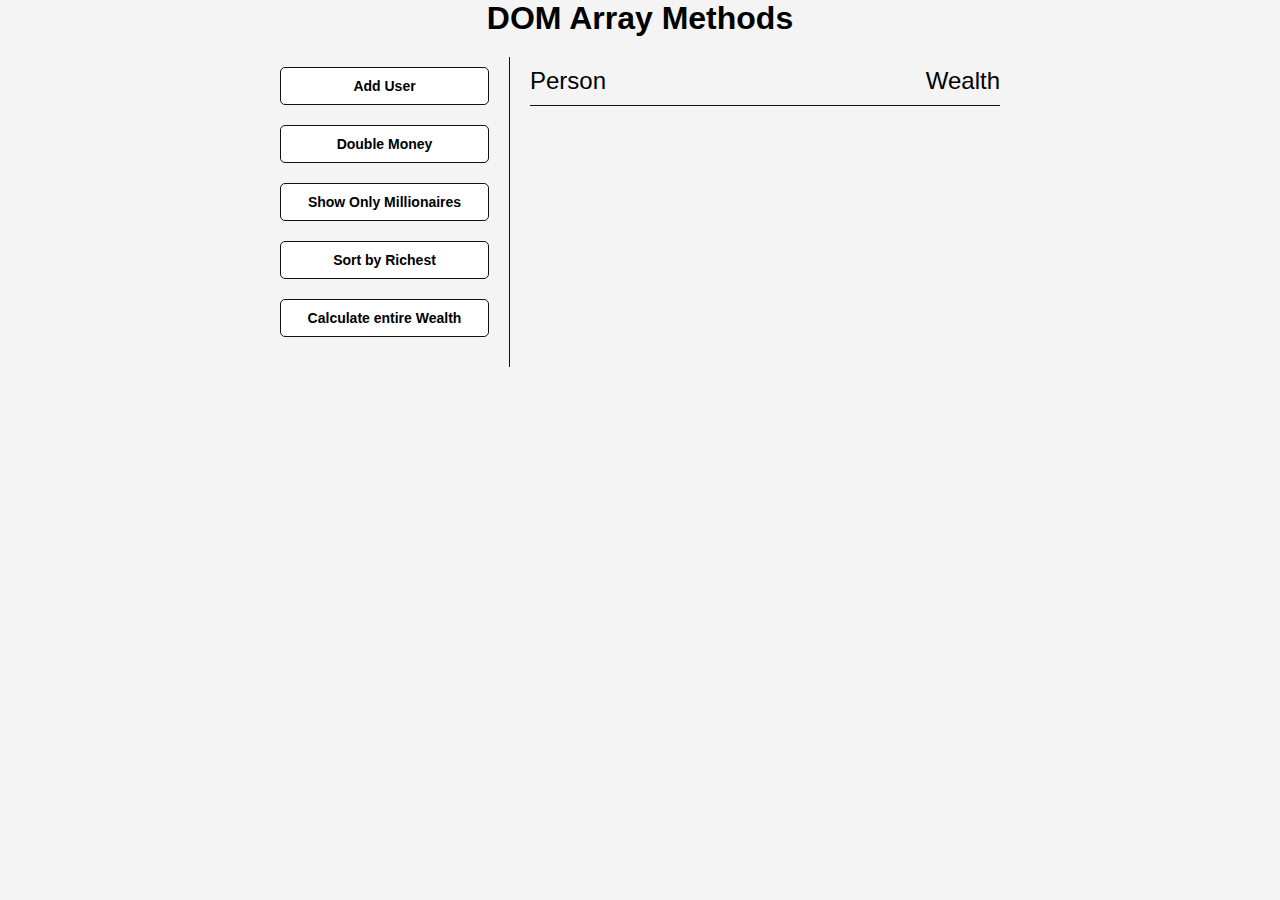
<file: dom-array-methods/index.html>
<!DOCTYPE html>
<html lang="en">
<head>
    <meta charset="UTF-8">
    <meta http-equiv="X-UA-Compatible" content="IE=edge">
    <meta name="viewport" content="width=device-width, initial-scale=1.0">
    <link rel="stylesheet" href="style.css">
    <title>Dom Array Methods</title>
</head>
<body>
    <h1>DOM Array Methods</h1>

    <div class="container">
        <aside>
            <button id="add-user">Add User</button>
            <button id="double">Double Money</button>
            <button id="show-millionaires">Show Only Millionaires</button>
            <button id="sort">Sort by Richest</button>
            <button id="calculate-wealth">Calculate entire Wealth</button>
        </aside>

        <main id="main">
            <h2><strong>Person</strong> Wealth</h2>
        </main>
    </div>

    <script src="script.js"></script>
</body>
</html>
</file>
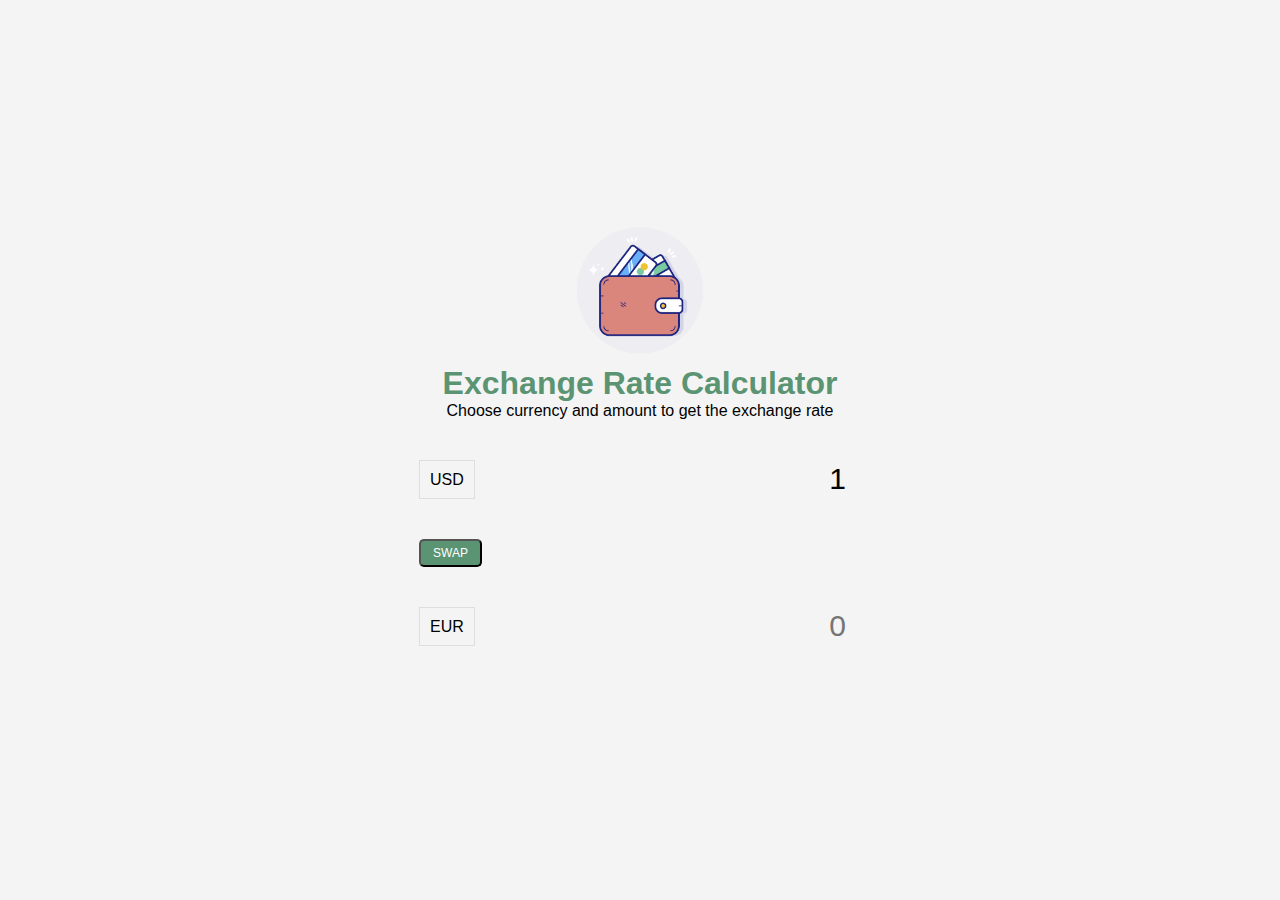
<file: exchange-rate/index.html>
<!DOCTYPE html>
<html lang="en">
  <head>
    <meta charset="UTF-8" />
    <meta http-equiv="X-UA-Compatible" content="IE=edge" />
    <meta name="viewport" content="width=device-width, initial-scale=1.0" />
    <link rel="stylesheet" href="style.css" />
    <title>24 Exchange</title>
  </head>
  <body>

    <img src="./img/money.png" alt="logo" class="money-img" />
    <h1>Exchange Rate Calculator</h1>
    <p>Choose currency and amount to get the exchange rate</p>

    <div class="container">
        <div class="currency">
            <select id="currency-one">
                <option value="USD" selected>USD</option>
            </select>
            <input type="number" id="amount-one" placeholder="0" value="1">
        </div>

        <div class="swap-rate-container">
            <button class="btn" id="swap">SWAP</button>
            <div class="rate" id="rate"></div>
        </div>

        <div class="currency">
            <select id="currency-two">
                <option value="EUR" selected>EUR</option>
            </select>
            <input type="number" id="amount-two" placeholder="0" >
        </div>
    </div>

    <script src="script.js"></script>
  </body>
</html>
</file>
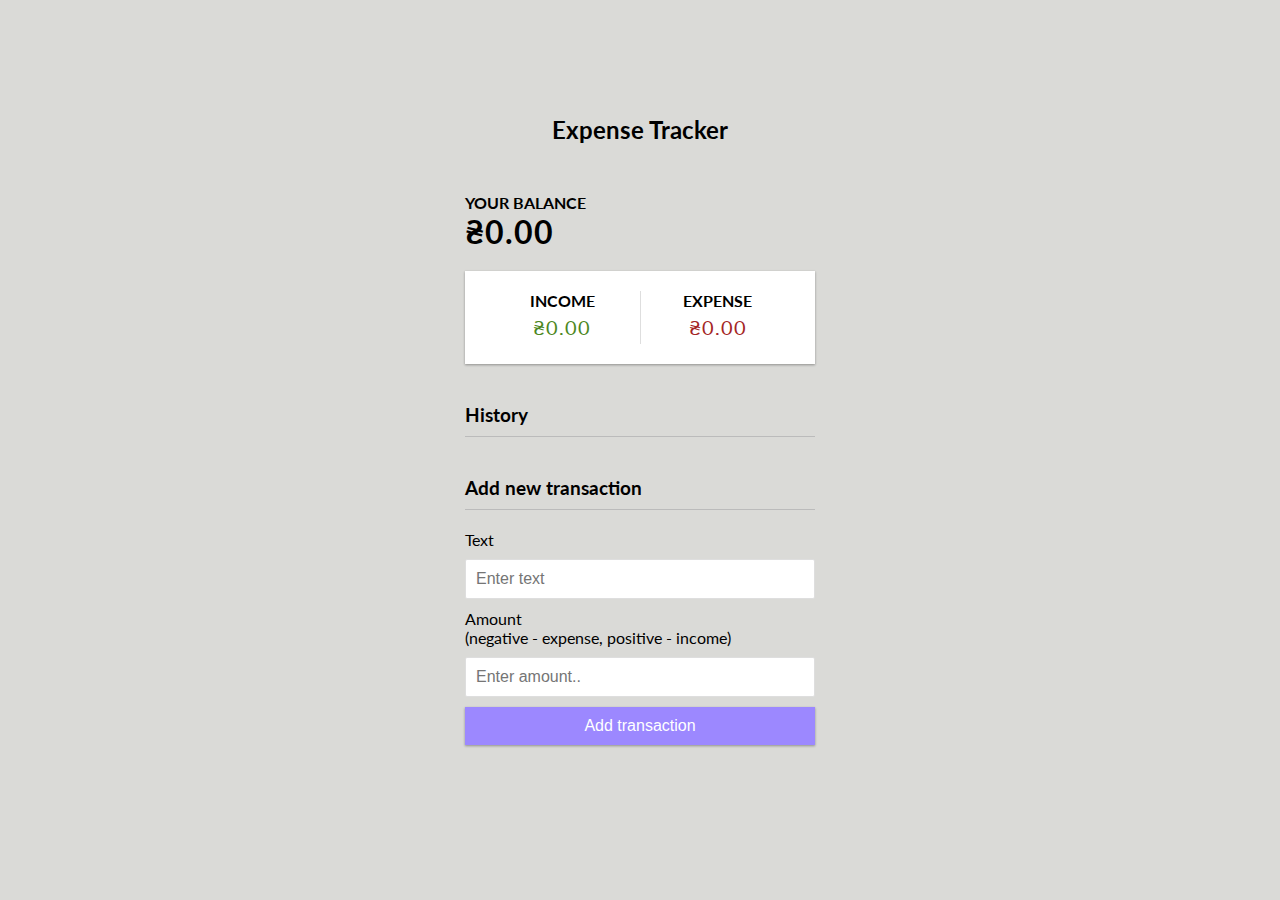
<file: expense-tracker/index.html>
<!DOCTYPE html>
<html lang="en">
<head>
    <meta charset="UTF-8">
    <meta http-equiv="X-UA-Compatible" content="IE=edge">
    <meta name="viewport" content="width=device-width, initial-scale=1.0">
    <link rel="stylesheet" href="style.css">
    <title>Document</title>
</head>
<body>
    <h2>Expense Tracker</h2>

    <div class="container">
        <h4>Your Balance</h4>
        <h1 id="balance">₴0.00</h1>

        <div class="inc-exp-container">
            <div>
                <h4>Income</h4>
                <p id="money-plus" class="money plus">+₴0.00</p>
            </div>
            <div>
                <h4>Expense</h4>
                <p id="money-minus" class="money minus">-₴0.00</p>
            </div>
        </div>

        <h3>History</h3>
        <ul id="list" class="list">
            <!-- <li class="minus">Cash <span>-₴400</span> <button class="delete-btn">x</button> </li> -->
        </ul>

        <h3>Add new transaction</h3>
        <form id="form">
            <div class="form-control">
                <label for="text">Text</label>
                <input type="text" id="text" placeholder="Enter text">
            </div>
            <div class="form-control">
                <label for="amount">Amount <br>(negative - expense, positive - income)</label>
                <input type="number" id="amount" placeholder="Enter amount..">
            </div>
            <button class="btn">Add transaction</button>
        </form>

    </div>

    <script src="script.js"></script> 
</body>
</html>
</file>
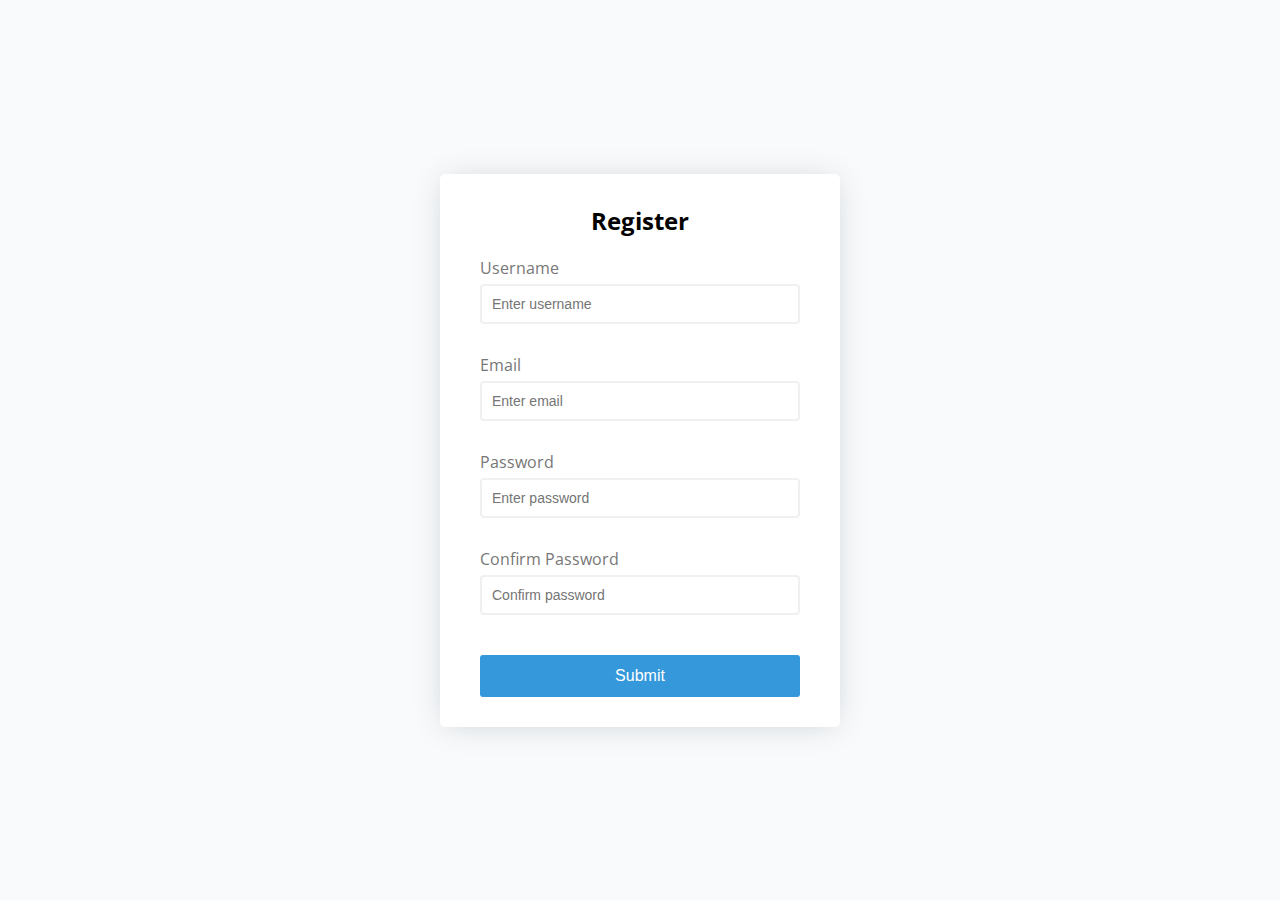
<file: form-validator/index.html>
<!DOCTYPE html>
<html lang="en">
<head>
    <meta charset="UTF-8">
    <meta http-equiv="X-UA-Compatible" content="IE=edge">
    <meta name="viewport" content="width=device-width, initial-scale=1.0">
    <link rel="stylesheet" href="style.css">
    <title>Form Validator</title>
</head>
<body>
    <div class="container">
        <form id="form" class="form">
            <h2>Register</h2>
            <div class="form-control">
                <label for="username">Username</label>
                <input type="text" id="username" placeholder="Enter username">
                <small>Error message</small>
            </div>
            <div class="form-control">
                <label for="email">Email</label>
                <input type="text" id="email" placeholder="Enter email">
                <small>Error message</small>
            </div>
            <div class="form-control">
                <label for="password">Password</label>
                <input type="password" id="password" placeholder="Enter password">
                <small>Error message</small>
            </div>
            <div class="form-control">
                <label for="confirm-password">Confirm Password</label>
                <input type="password" id="confirm-password" placeholder="Confirm password">
                <small>Error message</small>
            </div>
            <button>Submit</button>
        </form>
    </div>
    

    <script src="script.js"></script>
</body>
</html>
</file>
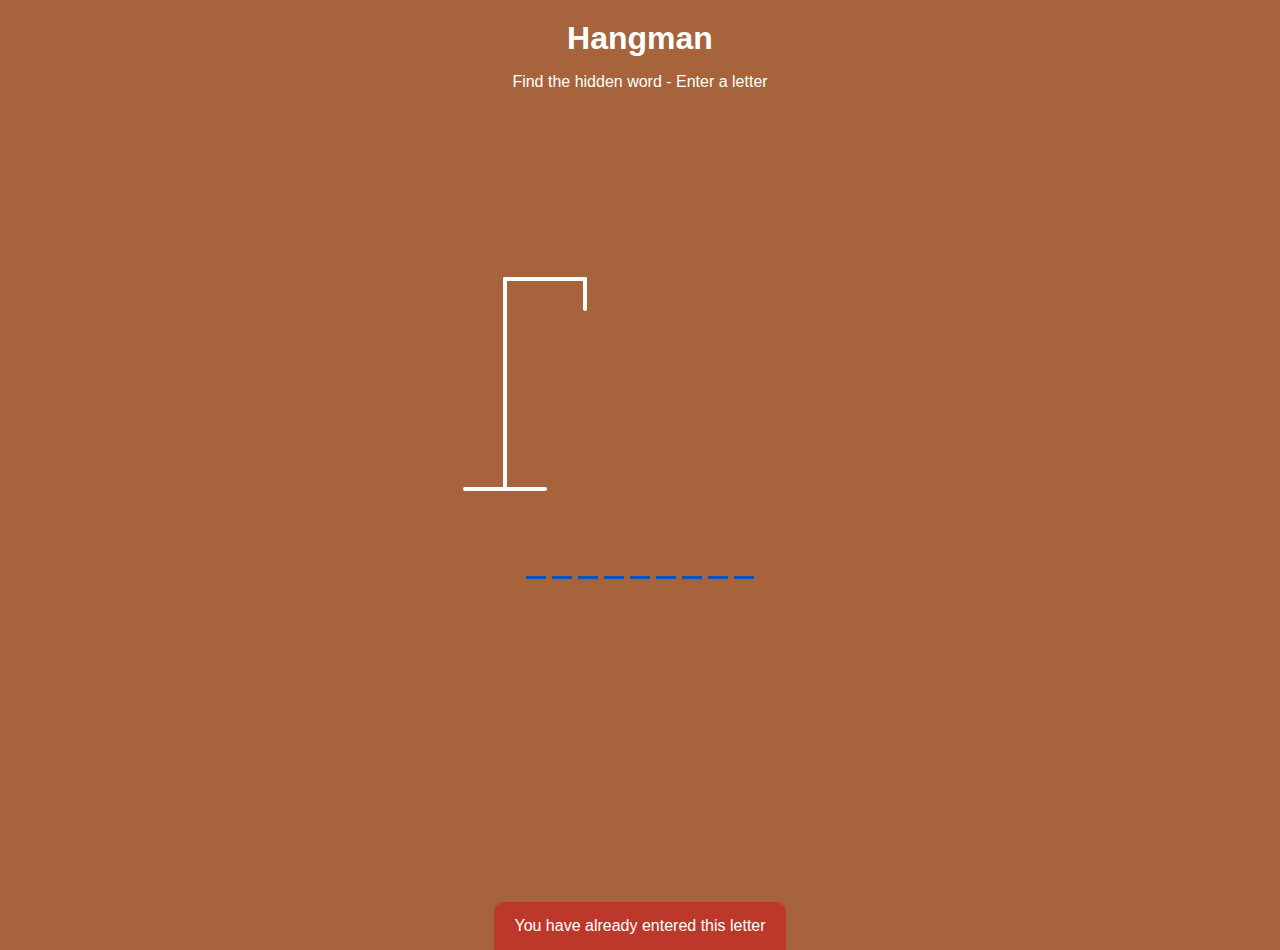
<file: hangman/index.html>
<!DOCTYPE html>
<html lang="en">
<head>
    <meta charset="UTF-8">
    <meta http-equiv="X-UA-Compatible" content="IE=edge">
    <meta name="viewport" content="width=device-width, initial-scale=1.0">
    <link rel="stylesheet" href="style.css">
    <title>Hangman</title>
</head>
<body>
    <h1>Hangman</h1>
    <p>Find the hidden word - Enter a letter</p>
    <div class="game-container">
        <svg height="250" width="200" class="figure-container">
            <!-- rod -->
            <line x1="60" y1="20" x2="140" y2="20"/>
            <line x1="140" y1="20" x2="140" y2="50"/>
            <line x1="60" y1="20" x2="60" y2="230"/>
            <line x1="20" y1="230" x2="100" y2="230"/>
            <!-- head -->
            <circle cx="140" cy="70" r="20" class="figure-part" />
            <!-- body -->
            <line x1="140" y1="90" x2="140" y2="150" class="figure-part"/>
            <!-- arms -->
            <line x1="140" y1="120" x2="120" y2="100" class="figure-part"/>
            <line x1="140" y1="120" x2="160" y2="100" class="figure-part"/>
            <!-- legs -->
            <line x1="140" y1="150" x2="120" y2="180" class="figure-part"/>
            <line x1="140" y1="150" x2="160" y2="180" class="figure-part"/>
        </svg>

        <div class="wrong-letters-container">
            <div id="wrong-letters"></div>
        </div>
        <div class="word" id="word"></div>
    </div>

    <div class="popup-container" id="popup-container">
        <div class="popup">
            <h2 id="final-message">You Have Won!</h2>
            <button id="play-button">Play Again</button>
        </div>
    </div>

    <div class="notification-container" id="notification-container">
        <p>You have already entered this letter</p>
    </div>

    <script src="script.js"></script>
</body>
</html>
</file>
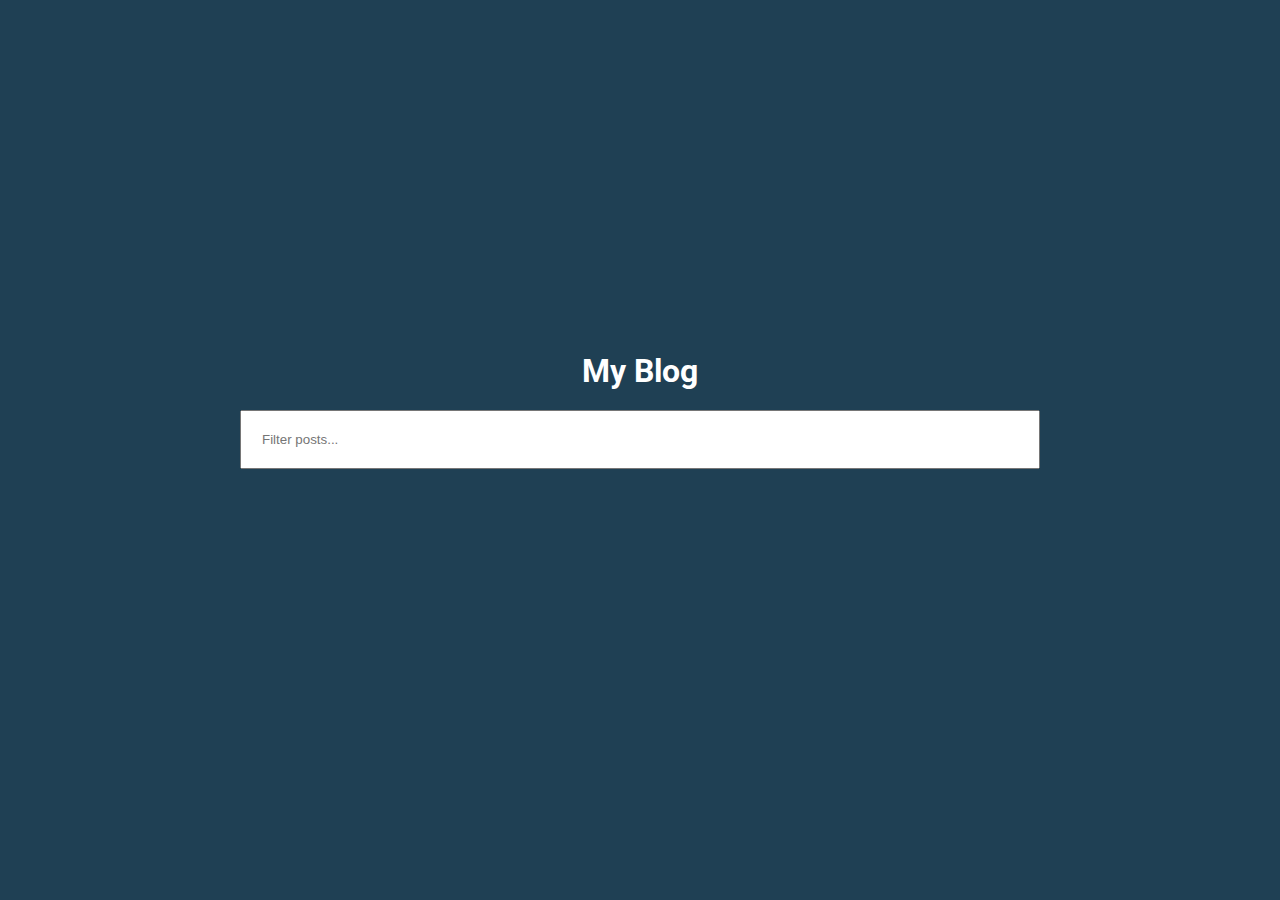
<file: infinite-scroll/index.html>
<!DOCTYPE html>
<html lang="en">
<head>
    <meta charset="UTF-8">
    <meta http-equiv="X-UA-Compatible" content="IE=edge">
    <meta name="viewport" content="width=device-width, initial-scale=1.0">
    <link rel="stylesheet" href="style.css">
    <title>Infinite Scroll</title>
</head>
<body>
    <h1>My Blog</h1>

    <div class="filter-container">
        <input type="text" class="filter" id="filter" placeholder="Filter posts...">
    </div>

    <div id="post-container">
    </div>

    <div class="loader">
        <div class="circle"></div>
        <div class="circle"></div>
        <div class="circle"></div>
    </div>

    <script src="script.js"></script>
</body>
</html>
</file>
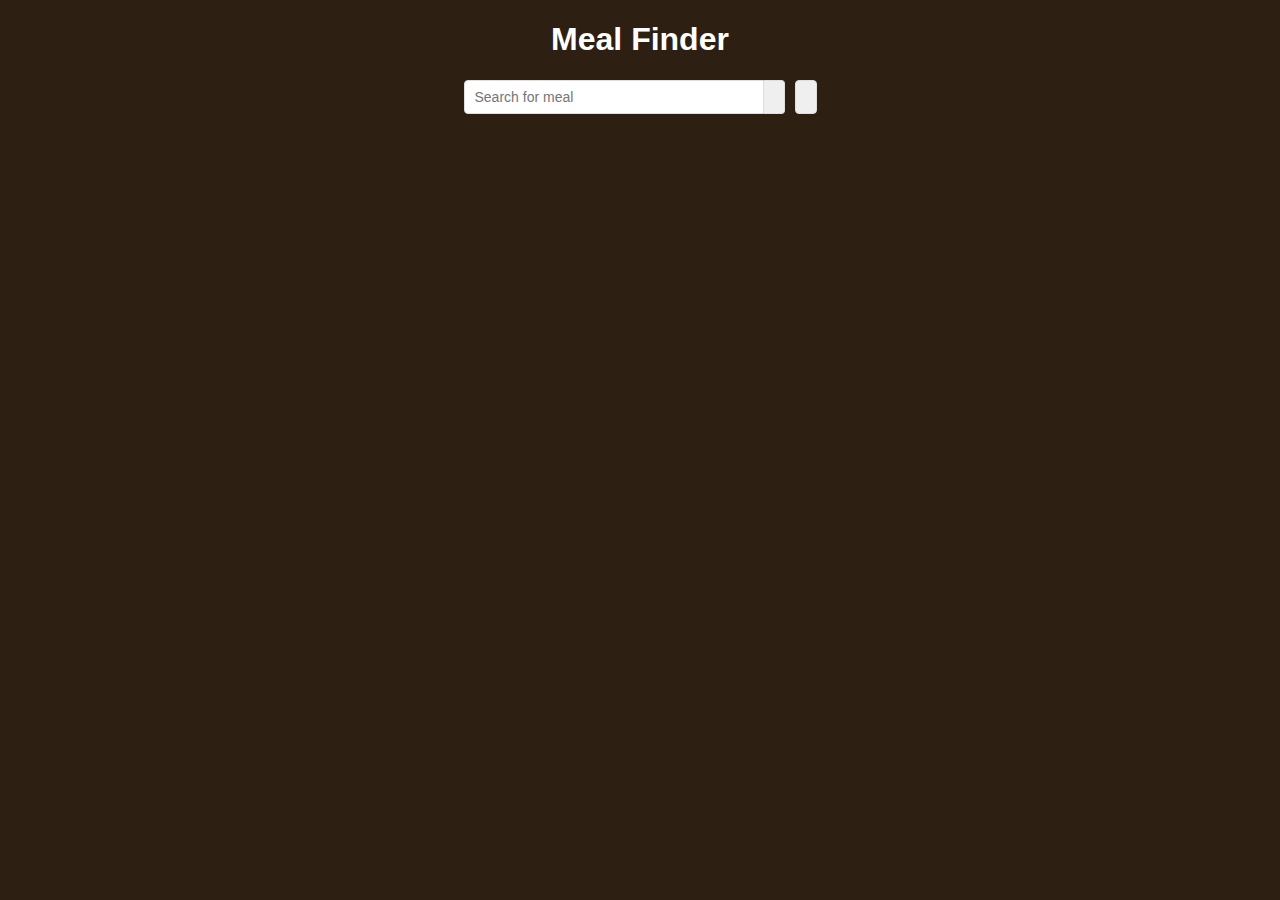
<file: meal-finder/index.html>
<!DOCTYPE html>
<html lang="en">
  <head>
    <meta charset="UTF-8" />
    <meta http-equiv="X-UA-Compatible" content="IE=edge" />
    <meta name="viewport" content="width=device-width, initial-scale=1.0" />
    <link
    <link rel="stylesheet" href="https://cdnjs.cloudflare.com/ajax/libs/font-awesome/6.0.0-beta3/css/all.min.css" integrity="sha512-Fo3rlrZj/k7ujTnHg4CGR2D7kSs0v4LLanw2qksYuRlEzO+tcaEPQogQ0KaoGN26/zrn20ImR1DfuLWnOo7aBA==" crossorigin="anonymous" referrerpolicy="no-referrer" />
    <link rel="stylesheet" href="style.css" />
    <title>Document</title>
  </head>
  <body>
    <div class="container">
        <h1>Meal Finder</h1>
        <div class="flex">
            <form class="flex" id="submit">
                <input type="text" id="search" placeholder="Search for meal">
                <button class="search-btn" type="submit" >
                    <i class="fas fa-search"></i>
                </button>
            </form>
            <button class="random-btn" id="random">
                <i class="fas fa-random"></i>
            </button>
        </div>

        <div id="result-heading"></div>
        <div id="meals" class="meals"></div>
        <div id="single-meal"></div>
    </div>

    <script src="script.js"></script>
  </body>
</html>
</file>
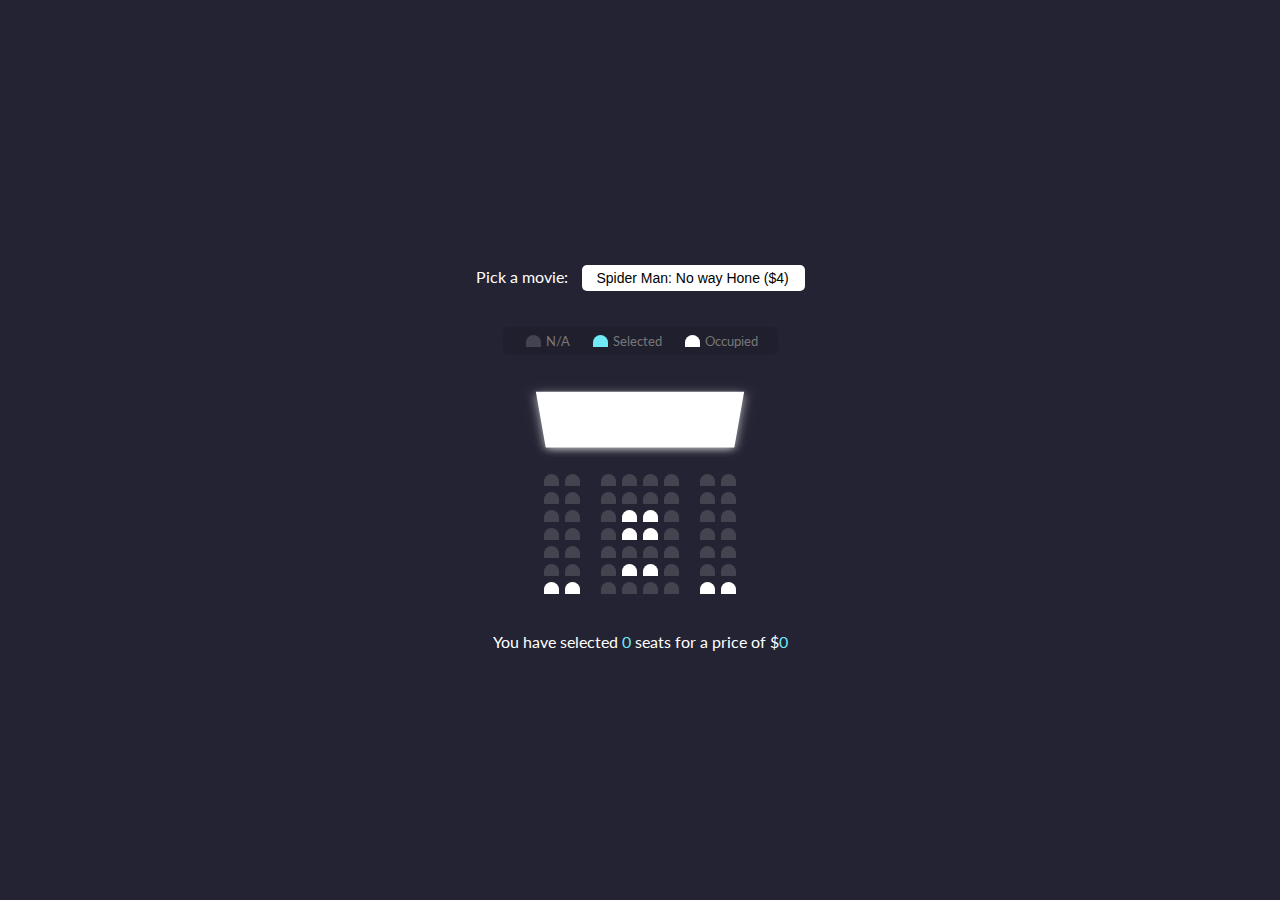
<file: movie-seat-booking/index.html>
<!DOCTYPE html>
<html lang="en">
<head>
    <meta charset="UTF-8">
    <meta http-equiv="X-UA-Compatible" content="IE=edge">
    <meta name="viewport" content="width=device-width, initial-scale=1.0">
    <link rel="stylesheet" href="style.css">
    <title>Movie seat booking</title>
</head>
<body>
    <div class="movie-container">
        <label>Pick a movie:</label>
        <select id="movie">
            <option value="4">Spider Man: No way Hone ($4)</option>
            <option value="6">The King's Man ($6)</option>
            <option value="8">The Matrix Resurrections ($8)</option>
            <option value="10">Sing 2 ($10)</option>
        </select>
    </div>

    <ul class="showcase">
        <li>
            <div class="seat"></div>
            <small>N/A</small>
        </li>
        <li>
            <div class="seat selected"></div>
            <small>Selected</small>
        </li>
        <li>
            <div class="seat occupied"></div>
            <small>Occupied</small>
        </li>
    </ul>

    <div class="container">
        <div class="screen"></div>

        <div class="row">
            <div class="seat"></div>
            <div class="seat"></div>
            <div class="seat"></div>
            <div class="seat"></div>
            <div class="seat"></div>
            <div class="seat"></div>
            <div class="seat"></div>
            <div class="seat"></div>
        </div>
        <div class="row">
            <div class="seat"></div>
            <div class="seat"></div>
            <div class="seat"></div>
            <div class="seat"></div>
            <div class="seat"></div>
            <div class="seat"></div>
            <div class="seat"></div>
            <div class="seat"></div>
        </div>
        <div class="row">
            <div class="seat"></div>
            <div class="seat"></div>
            <div class="seat"></div>
            <div class="seat occupied"></div>
            <div class="seat occupied"></div>
            <div class="seat"></div>
            <div class="seat"></div>
            <div class="seat"></div>
        </div>
        <div class="row">
            <div class="seat"></div>
            <div class="seat"></div>
            <div class="seat"></div>
            <div class="seat occupied"></div>
            <div class="seat occupied"></div>
            <div class="seat"></div>
            <div class="seat"></div>
            <div class="seat"></div>
        </div>
        <div class="row">
            <div class="seat"></div>
            <div class="seat"></div>
            <div class="seat"></div>
            <div class="seat"></div>
            <div class="seat"></div>
            <div class="seat"></div>
            <div class="seat"></div>
            <div class="seat"></div>
        </div>
        <div class="row">
            <div class="seat"></div>
            <div class="seat"></div>
            <div class="seat"></div>
            <div class="seat occupied"></div>
            <div class="seat occupied"></div>
            <div class="seat"></div>
            <div class="seat"></div>
            <div class="seat"></div>
        </div>
        <div class="row">
            <div class="seat occupied"></div>
            <div class="seat occupied"></div>
            <div class="seat"></div>
            <div class="seat"></div>
            <div class="seat"></div>
            <div class="seat"></div>
            <div class="seat occupied"></div>
            <div class="seat occupied"></div>
        </div>
    </div>

    <p class="text">You have selected <span id="count">0</span> seats for a price of $<span id="total">0</span></p>

    <script src="script.js"></script>
</body>
</html>
</file>
<file: dom-array-methods/style.css>
* {
    box-sizing: border-box;
    margin: 0;
    padding: 0;
}

body {
    background: #f4f4f4;
    font-family: Arial, Helvetica, sans-serif;
    display: flex;
    flex-direction: column;
    align-items: center;
    height: 100vh;
}

.container {
    display: flex;
    padding: 20px;
    margin: 0 auto;
    max-width: 100%;
    width: 800px;
}

aside {
    padding: 10px 20px;
    width: 250px;
    border-right: 1px solid #111;
}

button {
    cursor: pointer;
    background-color: #fff;
    border: solid 1px #111;
    border-radius: 5px;
    display: block;
    width: 100%;
    padding: 10px;
    margin-bottom: 20px;
    font-weight: bold;
    font-size: 14px;
}

main {
    flex: 1;
    padding: 10px 20px;
}

h2 {
    border-bottom: 1px solid #111;
    padding-bottom: 10px;
    display: flex;
    justify-content: space-between;
    font-weight: 300;
    margin: 0 0 20px;
}
h3 {
    background-color: #fff;
    border-bottom: 1px solid #111;
    padding: 10px;
    display: flex;
    justify-content: space-between;
    font-weight: 300;
    margin: 20px 0 0;
}

.person {
    display: flex;
    justify-content: space-between;
    font-size: 20px;
    margin-bottom: 10px;
}
</file>
<file: exchange-rate/style.css>
:root {
    --prime-color: #5B9473;
}

* {
    box-sizing: border-box;
    font-family: Arial, Helvetica, sans-serif;
    margin: 0;
    padding: 0;
}

body {
    background-color: #f4f4f4;
    display: flex;
    justify-content: center;
    align-items: center;
    flex-direction: column;

    height: 100vh;
    padding: 20px;
}

h1 {
    color: var(--prime-color);
}

p {
    text-align: center;
}

.btn {
    color: #fff;
    background: var(--prime-color);
    cursor: pointer;
    border-radius: 5px;
    font-size: 12px;
    padding: 5px 12px;
}

.money-img {
    width: 150px;
}

.currency {
    padding: 40px 0;
    display: flex;
    align-items: center;
    justify-content: space-between;
}

.currency select {
    padding: 10px;
    -moz-appearance: none;
    -webkit-appearance: none;
    appearance: none;
    border: 1px solid #dedede;
    font-size: 16px;
    background: transparent;
}

.currency input {
    border: 0;
    background: transparent;
    font-size: 30px;
    text-align: right;
}

.swap-rate-container {
    display: flex;
    align-items: center;
    justify-content: space-between;
}

.rate {
    color: var(--prime-color);
    font-size: 14px;
    padding: 0 10px;
}

select:focus, input:focus, button:focus {
    outline: 0;
}

@media(max-width: 600px) {
    .currency input {
        width: 200px;
    }
}
</file>
<file: expense-tracker/style.css>
@import url('https://fonts.googleapis.com/css?family=Lato&display=swap');

:root {
    --box-shadow: 0 1px 3px rgba(0,0,0,0.12), 0 1px 2px rgba(0,0,0,0.24);
    --light-theme: #dadad7;
}

* {
    box-sizing: border-box;
}

body {
    font-family: 'Lato', sans-serif;
    margin: 0;
    display: flex;
    flex-direction: column;
    align-items: center;
    justify-content: center;
    min-height: 100vh;
    background-color: var(--light-theme);
}

.container {
    margin: 30px auto;
    width: 350px;
}

h1 {
    letter-spacing: 1px;
    margin: 0;
}

h3 {
    border-bottom: 1px solid #bbb;
    padding-bottom: 10px;
    margin: 40px 0 10px;
}

h4 {
    margin: 0;
    text-transform: uppercase;
}

.inc-exp-container {
    background-color: #fff;
    box-shadow: var(--box-shadow);
    padding: 20px;
    display: flex;
    justify-content: space-between;
    margin: 20px 0;
}

.inc-exp-container > div {
    flex: 1;
    text-align: center;
}

.inc-exp-container > div:first-of-type {
    border-right: 1px solid #dedede;
}

.money {
    font-size: 20px;
    letter-spacing: 1px;
    margin: 5px 0;
}

.money.plus {
    color: #4c8722;
}

.money.minus {
    color: #a42525;
}

label {
    display: inline-block;
    margin: 10px 0;
}

input[type="text"], input[type="number"] {
    border: 1px solid #dedede;
    border-radius: 2px;
    display: block;
    font-size: 16px;
    padding: 10px;
    width: 100%;
}

.btn {
    cursor: pointer;
    background-color: #9c88ff;
    box-shadow: var(--box-shadow);
    color: #fff;
    border: 0;
    display: block;
    font-size: 16px;
    margin: 10px 0 30px;
    padding: 10px;
    width: 100%;
}
.btn:focus, .delete-btn:focus {
    outline: none;
}

.list {
    list-style-type: none;
    padding: 0;
    margin-bottom: 40px;
}

.list li {
    background-color: #fff;
    box-shadow: var(--box-shadow);
    color: #333;
    display: flex;
    justify-content: space-between;
    position: relative;
    padding: 10px;
    margin: 10px 0;
}

.list li.plus {
    border-right: 5px solid #4c8722;
}

.list li.minus {
    border-right: 5px solid #a42525;
}

.delete-btn {
    cursor: pointer;
    background-color: #e74c3c;
    border: 0;
    color: #fff;
    font-size: 20px;
    line-height: 20px;
    padding: 2px 5px;
    position: absolute;
    top: 50%;
    left: 0;
    transform: translate(-100%, -50%);
    opacity: 0;
    transition: opacity 0.3s ease;
}

.list li:hover .delete-btn {
    opacity: 1;
}
</file>
<file: form-validator/style.css>
@import url('https://fonts.googleapis.com/css?family=Open+Sans&display=swap');

:root {
    --success-color: #2ecc71;
    --error-color: #e74c3c;
}

* {
    box-sizing: border-box;
    margin: 0;
    padding: 0;
}
h2 {
    text-align: center;
    margin: 0 0 20px;
}

body {
    background-color: #f9fafb;
    font-family: 'Open Sans', sans-serif;
    display: flex;
    align-items: center;
    justify-content: center;
    min-height: 100vh;
}

.container {
    background-color: #fff;
    border-radius: 5px;
    box-shadow: 0px 2px 29px -5px rgba(34, 60, 80, 0.21);
    width: 400px;
}



.form {
    padding: 30px 40px;
}

.form-control {
    margin-bottom: 10px;
    padding-bottom: 20px;
    position: relative;
}

.form-control label {
    color: #777;
    display: block;
    margin-bottom: 5px;
}

.form-control input {
    border: 2px solid #f0f0f0;
    border-radius: 4px;
    display: block;
    width: 100%;
    padding: 10px;
    font-size: 14px;
}

.form-control input:focus {
    outline: 0;
    border-color: #777;
}

.form-control.success input{
    border-color: var(--success-color);
}
.form-control.error input{
    border-color: var(--error-color);
}

.form-control small {
    color: var(--error-color);
    position: absolute;
    bottom: 0;
    left: 0;
    visibility: hidden;
}

.form-control.error small {
    visibility: visible;
}

.form button {
    cursor: pointer;
    background-color: #3498db;
    border: 2px solid #3498db;
    border-radius: 3px;
    color: #fff;
    display: block;
    font-size: 16px;
    padding: 10px;
    margin-top: 20px;
    width: 100%;
}
</file>
<file: hangman/style.css>
* {
    box-sizing: border-box;
}

body {
    background-color: #A6633C;
    color: #fff;
    font-family: Arial, Helvetica, sans-serif;
    display: flex;
    flex-direction: column;
    align-items: center;
    height: 80vh;
    margin: 0;
    overflow: hidden;
}

h1 {
    margin: 20px 0 0;
}

.game-container {
    padding: 20px 30px;
    position: relative;
    margin: auto;
    height: 350px;
    width: 450px;
}

.figure-container {
    fill: transparent;
    stroke: #fff;
    stroke-width: 4px;
    stroke-linecap: round;
}

.figure-part {
    display: none;
}

.wrong-letters-container {
    position: absolute;
    top: 20px;
    right: 20px;
    display: flex;
    flex-direction: column;
    text-align: right;
}

.wrong-letters-container p {
    margin: 0 0 5px;
}

.wrong-letters-container span {
    font-size: 24px;
}

.word {
    display: flex;
    position: absolute;
    bottom: 10px;
    left: 50%;
    transform: translateX(-50%)
}

.letter {
    border-bottom: 3px solid #0455BF;
    display: inline-flex;
    font-size: 30px;
    align-items: center;
    justify-content: center;
    margin: 0 3px;
    height: 50px;
    width: 20px;
}

.popup-container {
    background-color: rgba(0,0,0,0.3);
    position: fixed;
    top: 0;
    bottom: 0;
    left: 0;
    right: 0;
    /* display: flex; */
    display: none;
    align-items: center;
    justify-content: center;
}

.popup {
    background: #D9A404;
    border-radius: 5px;
    box-shadow: 0 15px 10px 3px rgba(0,0,0,0.3);
    padding: 20px;
    text-align: center;
}

.popup button {
    cursor: pointer;
    background-color: #fff;
    color: #09A603;
    border: none;
    margin-top: 20px;
    padding: 12px 20px;
    font-size: 16px;
}

.popup button:active {
    transform: scale(0.98);
}
.popup button:focus {
    outline: 0;
}

.notification-container {
    background-color: #d9041676;
    border-radius: 10px 10px 0 0;
    padding: 15px 20px;
    position: absolute;
    bottom: -50px;
    transition: transform 0.3s ease-in-out;
}

.notification-container p {
    margin: 0;
}

.notification-container.show {
    transform: translateY(-50px);
}
</file>
<file: infinite-scroll/style.css>
@import url('https://fonts.googleapis.com/css?family=Roboto&display=swap');

* {
    box-sizing: border-box;
}

body {
    background-color: #1f4054;
    color: #fff;

    font-family: 'Roboto', sans-serif;

    display: flex;
    align-items: center;
    justify-content: center;
    flex-direction: column;

    min-height: 100vh;
    margin: 0;
    padding-bottom: 100px;
}

h1 {
    margin-bottom: 0;
    text-align: center;
}

.filter-container {
    margin-top: 20px;
    width: 80vw;
    max-width: 800px;
}

.filter {
    width: 100%;
    padding: 20px;
}

.post {
    position: relative;
    background-color: #2b5772;
    box-shadow: 0 2px 4px rgba(0,0,0,0.3);
    border-radius: 3px;
    padding: 20px;
    margin: 40px 0;
    display: flex;
    width: 80vw;
    max-width: 800px;
}

.post .post-title {
    margin: 0;
}

.post .post-body {
    margin: 15px 0 0;
    line-height: 1.3;
}

.post .post-info {
    margin-left: 20px;
}

.post .number {
    position: absolute;
    top: -15px;
    left: -15px;
    font-size: 15px;
    width: 40px;
    height: 40px;
    border-radius: 50%;
    background-color: #fff;
    color: #1f4054;
    display: flex;
    justify-content: center;
    align-items: center;
    padding: 7px 10px;
}

.loader {
    opacity: 0;
    display: flex;
    position: fixed;
    bottom: 50px;
    transition: opacity 0.3s ease-in;
}

.loader.show {
    opacity: 1;
}

.circle {
    background-color: #fff;
    width: 10px;
    height: 10px;
    border-radius: 50%;
    margin: 5px;
    animation: bounce 0.5s ease-in infinite;
}

.circle:nth-of-type(2) {
    animation-delay: 0.1s;
}
.circle:nth-of-type(3) {
    animation-delay: 0.2s;
}

@keyframes bounce {
    0%, 100% {
        transform: translateY(0)
    }
    50% {
        transform: translateY(-10px);
    }
}
</file>
<file: meal-finder/style.css>
* {
    box-sizing: border-box;
}

body {
    background: #2d2013;
    color: #fff;
    font-family: Verdana, Geneva, Tahoma, sans-serif;
    margin: 0;
}

.container {
    margin: auto;
    max-width: 800px;
    display: flex;
    flex-direction: column;
    align-items: center;
    justify-content: center;
    text-align: center;
}

.flex {
    display: flex;
}

input, button {
    border: 1px solid #dedede;
    border-top-left-radius: 4px;
    border-bottom-left-radius: 4px;
    font-size: 14px;
    padding: 8px 10px;
    margin: 0;
}

input[type="text"] {
    width: 300px;
}

.search-btn {
    cursor: pointer;
    border-left: 0;
    border-radius: 0;
    border-top-right-radius: 4px;
    border-bottom-right-radius: 4px;
}

.random-btn {
    cursor: pointer;
    margin-left: 10px;
    border-top-right-radius: 4px;
    border-bottom-right-radius: 4px;
}

.meals {
    display: grid;
    grid-template-columns: repeat(5, 1fr);
    grid-gap: 20px;
    margin-top: 20px;
}

.meal {
    cursor: pointer;
    position: relative;
    height: 180px;
    width: 180px;
    text-align: center;
}

.meal img {
    width: 100%;
    height: 100%;
    border: 4px solid #fff;
}

.meal-info {
    position: absolute;
    top: 0;
    left: 0;
    height: 100%;
    width: 100%;
    background-color: rgba(0,0,0,0.7);
    display: flex;
    align-items: center;
    justify-content: center;
    transition: opacity 0.3s ease-in;
    opacity: 0;
}

.meal:hover .meal-info {
    opacity: 1;
}

.single-meal {
    margin: 30px auto;
    width: 70%;
}

.single-meal img {
    width: 300px;
    margin: 15px;
    border: 4px solid #fff;
    border-radius: 2px;
}

.single-meal-info {
    margin: 20px;
    padding: 10px;
    border: 2px #e09850 dashed;
    border-radius: 5px;
}

.single-meal p {
    margin: 0;
    letter-spacing: 0.5px;
    line-height: 1.5;
}

.single-meal ul {
    padding-left: 0;
    list-style-type: none;
}

.single-meal ul li {
    border: 1px solid #ededed;
    border-radius: 5px;
    background-color: #fff;
    display: inline-block;
    color: #2d2013;
    font-size: 12px;
    font-weight: bold;
    padding: 5px;
    margin: 0 5px 5px 0;
}

@media(max-width: 1000px) {
    .meals {
        display: grid;
        grid-template-columns: repeat(4, 1fr);
        grid-gap: 20px;
        margin-top: 20px;
    }
}

@media(max-width: 830px) {
    .meals {
        display: grid;
        grid-template-columns: repeat(3, 1fr);
        grid-gap: 20px;
        margin-top: 20px;
    }
}
@media(max-width: 700px) {
    .meals {
        display: grid;
        grid-template-columns: repeat(3, 1fr);
        grid-gap: 20px;
        margin-top: 20px;
    }
}
@media(max-width: 600px) {
    input[type="text"] {
        width: 100%;
    }

    .meals {
        display: grid;
        grid-template-columns: repeat(1, 1fr);
        grid-gap: 20px;
        margin-top: 20px;
    }

    .meal {
        height: 300px;
        width: 300px;
    }
}
</file>
<file: movie-seat-booking/style.css>
@import url('https://fonts.googleapis.com/css?family=Lato&display=swap');

* {
    box-sizing: border-box;
}

body {
    background-color: #242333;
    color: #fff;
    display: flex;
    justify-content: center;
    align-items: center;
    flex-direction: column;
    height: 100vh;
    font-family: 'Lato', sans-serif;
    margin: 0;
}

.movie-container {
    margin: 20px 0;
}

.container {
    perspective: 500px;
    margin-bottom: 30px;
}

.movie-container select {
    background-color: #fff;
    border: 0;
    border-radius: 5px;
    font-size: 14px;
    margin-left: 10px;
    padding: 5px 15px 5px 15px;
    -moz-appearance: none;
    -webkit-appearance: none;
    appearance: none;
}

.seat {
    background-color: #444451;
    height: 12px;
    width: 15px;
    margin: 3px;
    border-top-left-radius: 10px;
    border-top-right-radius: 10px;
}

.seat.selected {
    background-color: #6feaf6;
}

.seat.occupied {
    background-color: #fff;
}

.seat:nth-of-type(2) {
    margin-right: 18px;
}
.seat:nth-last-of-type(2) {
    margin-left: 18px;
}

.seat:not(.occupied):hover {
    cursor: pointer;
    transform: scale(1.2);
}
.showcase .seat:not(.occupied):hover {
    cursor: default;
    transform: scale(1);
}

.showcase {
    background-color: rgba(0,0,0,0.1);
    padding: 5px 10px;
    border-radius: 5px;
    color: #777;
    list-style-type: none;
    display: flex;
    justify-content: space-between;
}

.showcase li {
    display: flex;
    align-items: center;
    justify-content: center;
    margin: 0 10px;
}

.showcase li small {
    margin-left: 2px;
}

.screen {
    display: flex;
    background-color: #fff;
    height: 70px;
    width: 100%;
    margin: 15px 0;
    transform: rotateX(-45deg);
    box-shadow: 0 3px 10px rgba(255,255,255,0.7);
}

.row {
    display: flex;
}
p.text {
    margin: 5px 0;
}
p.text span {
    color: #6feaf6;
}
</file>
